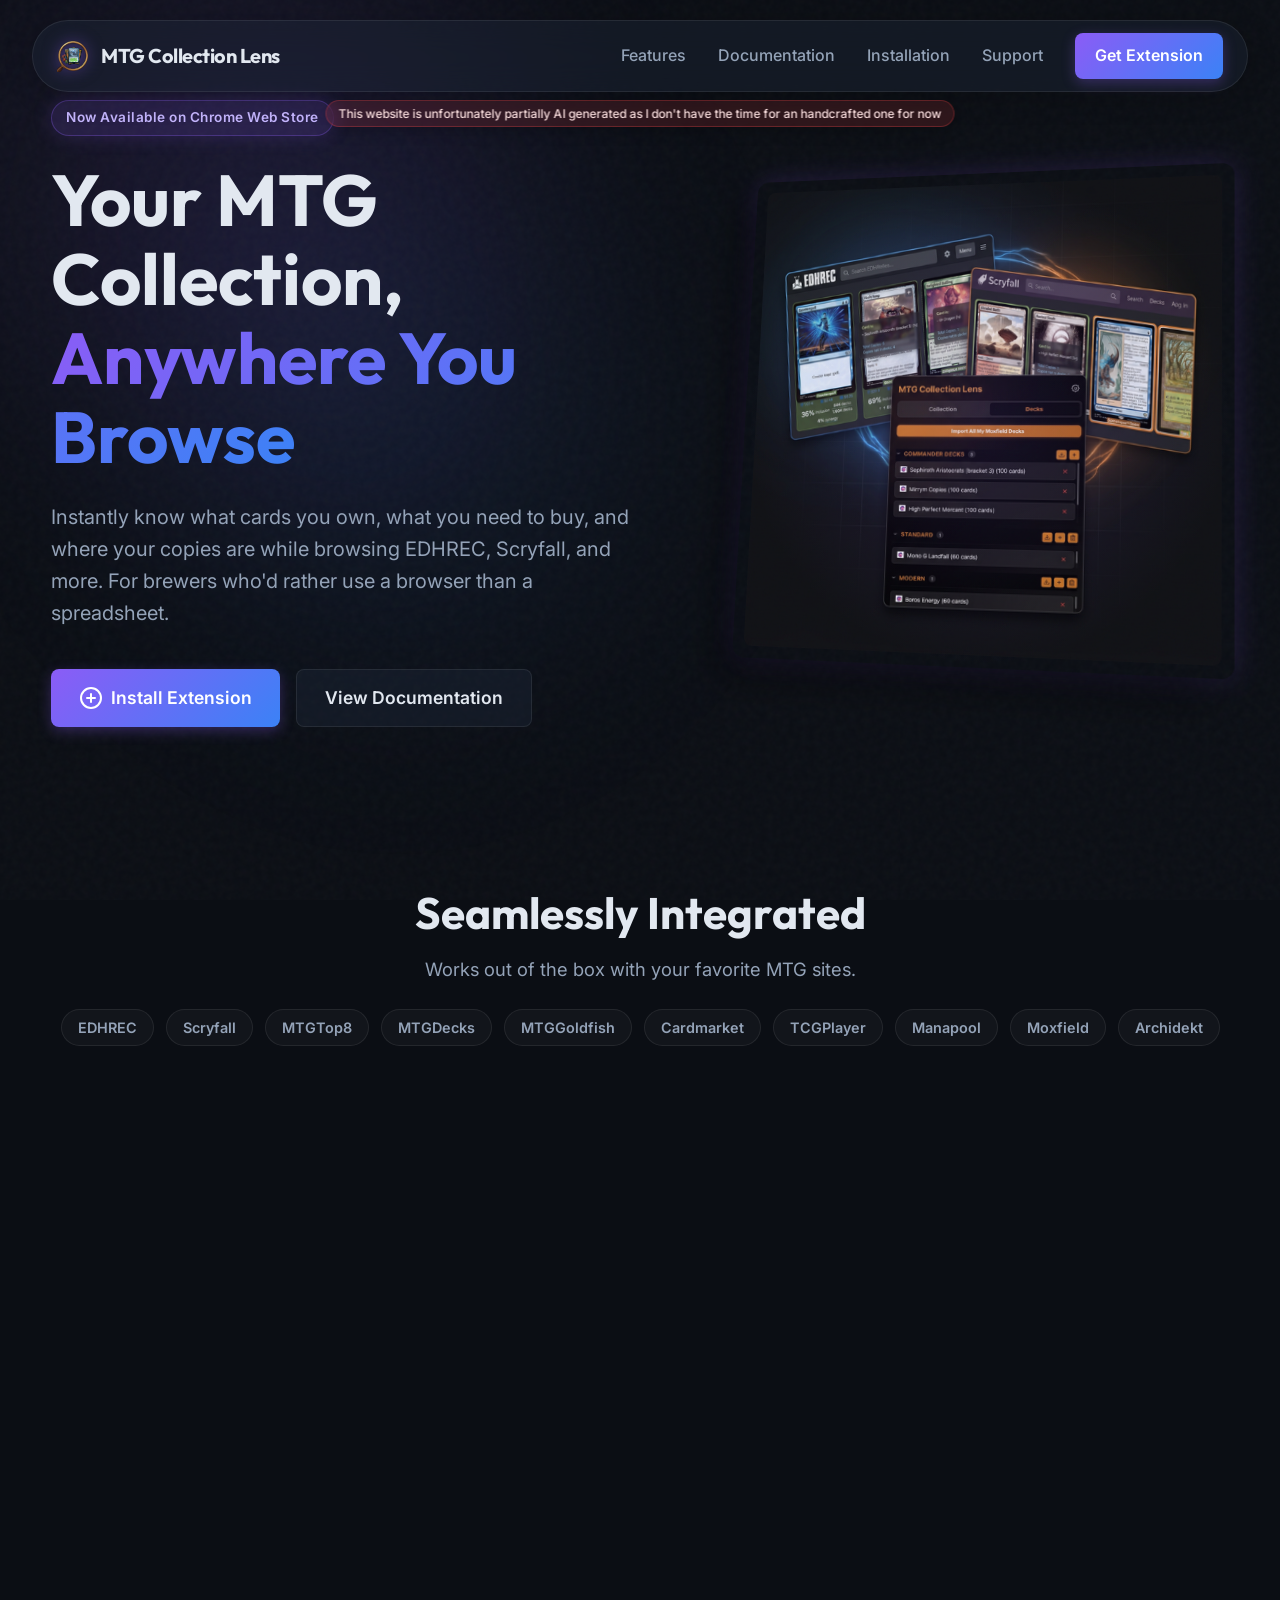
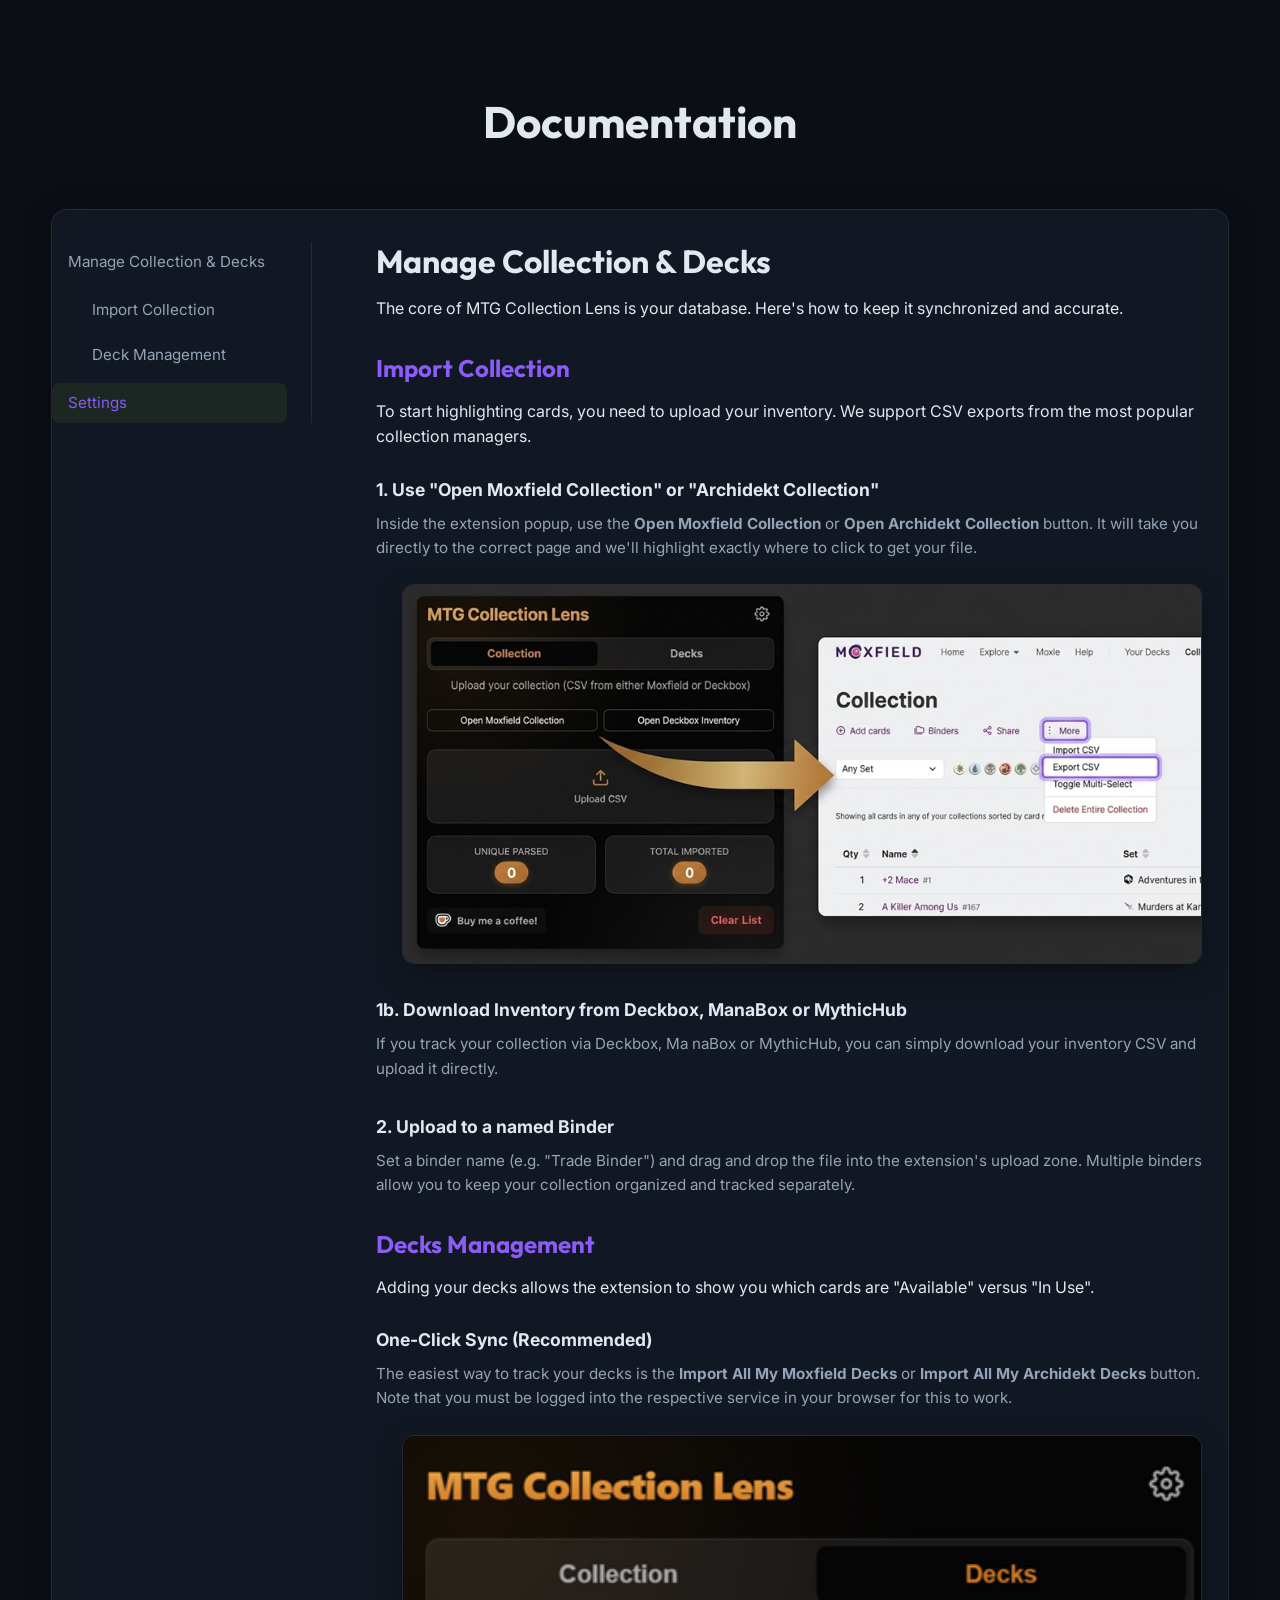
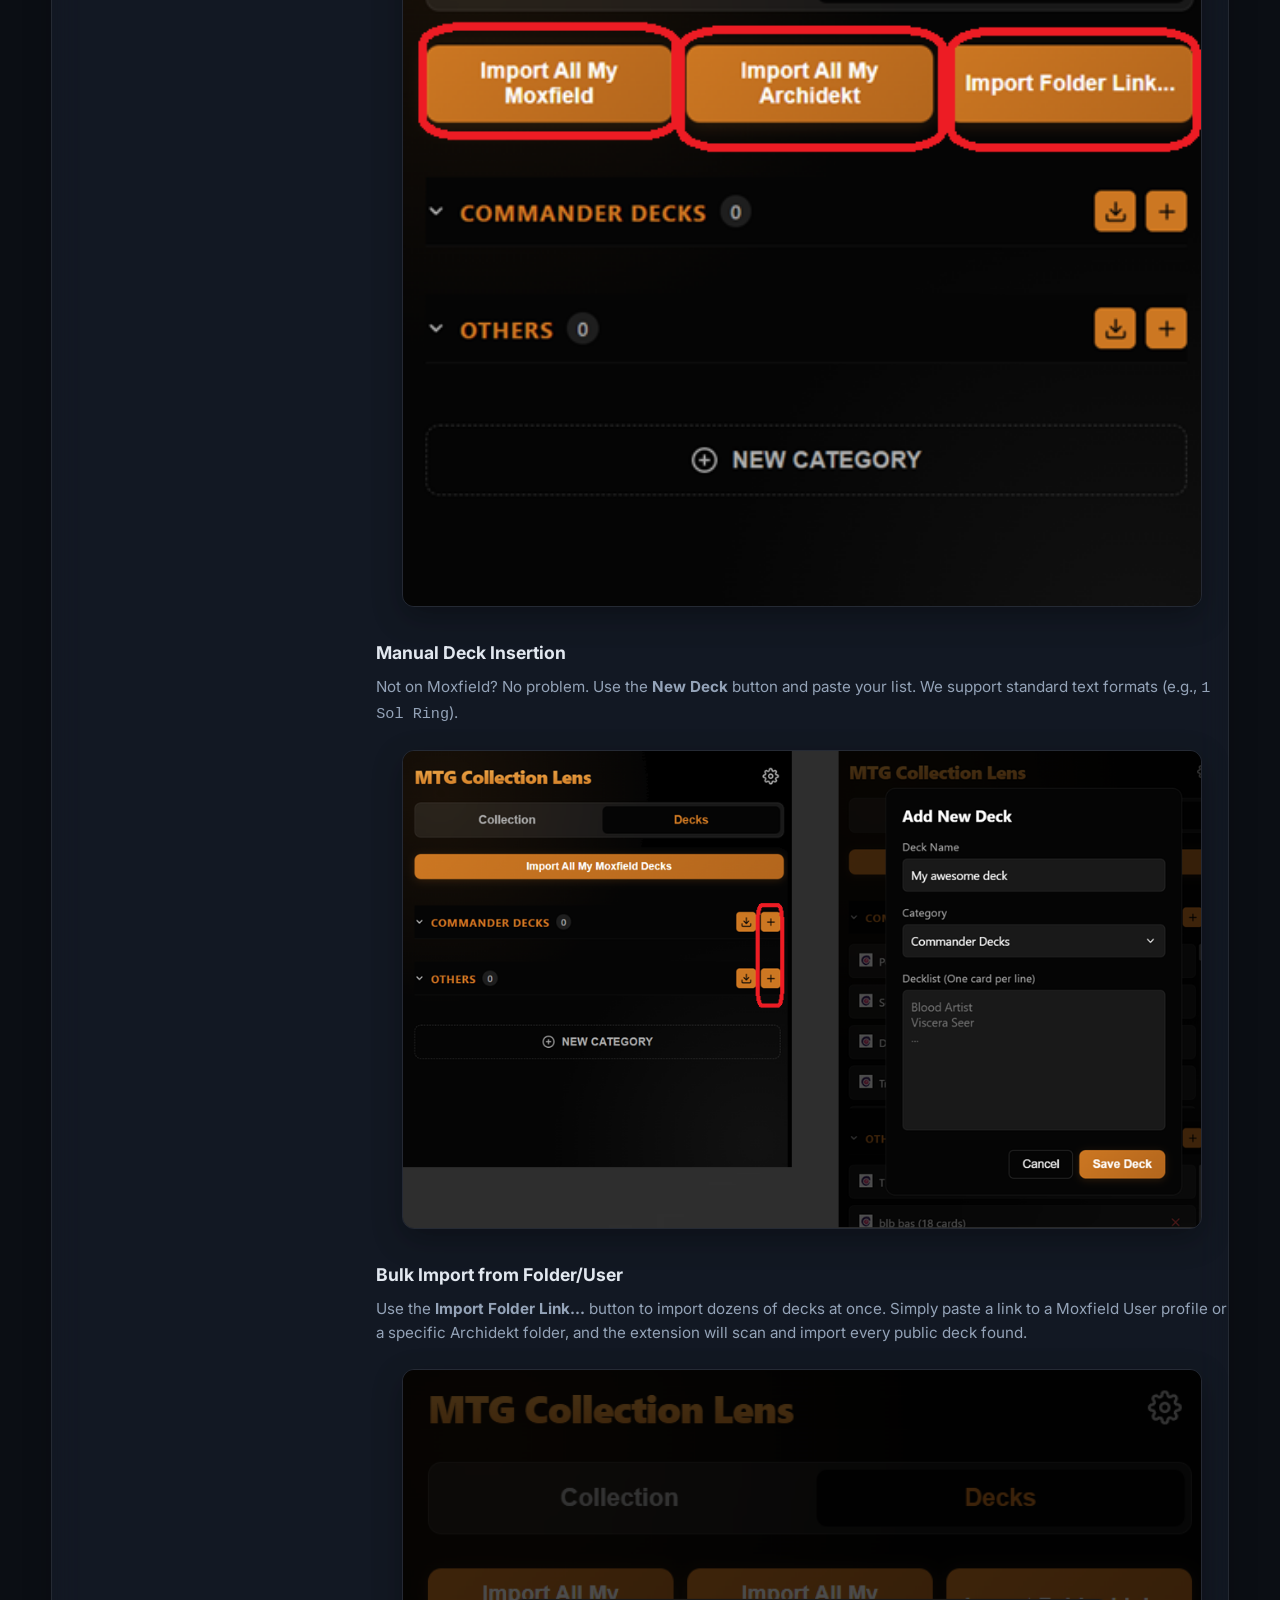
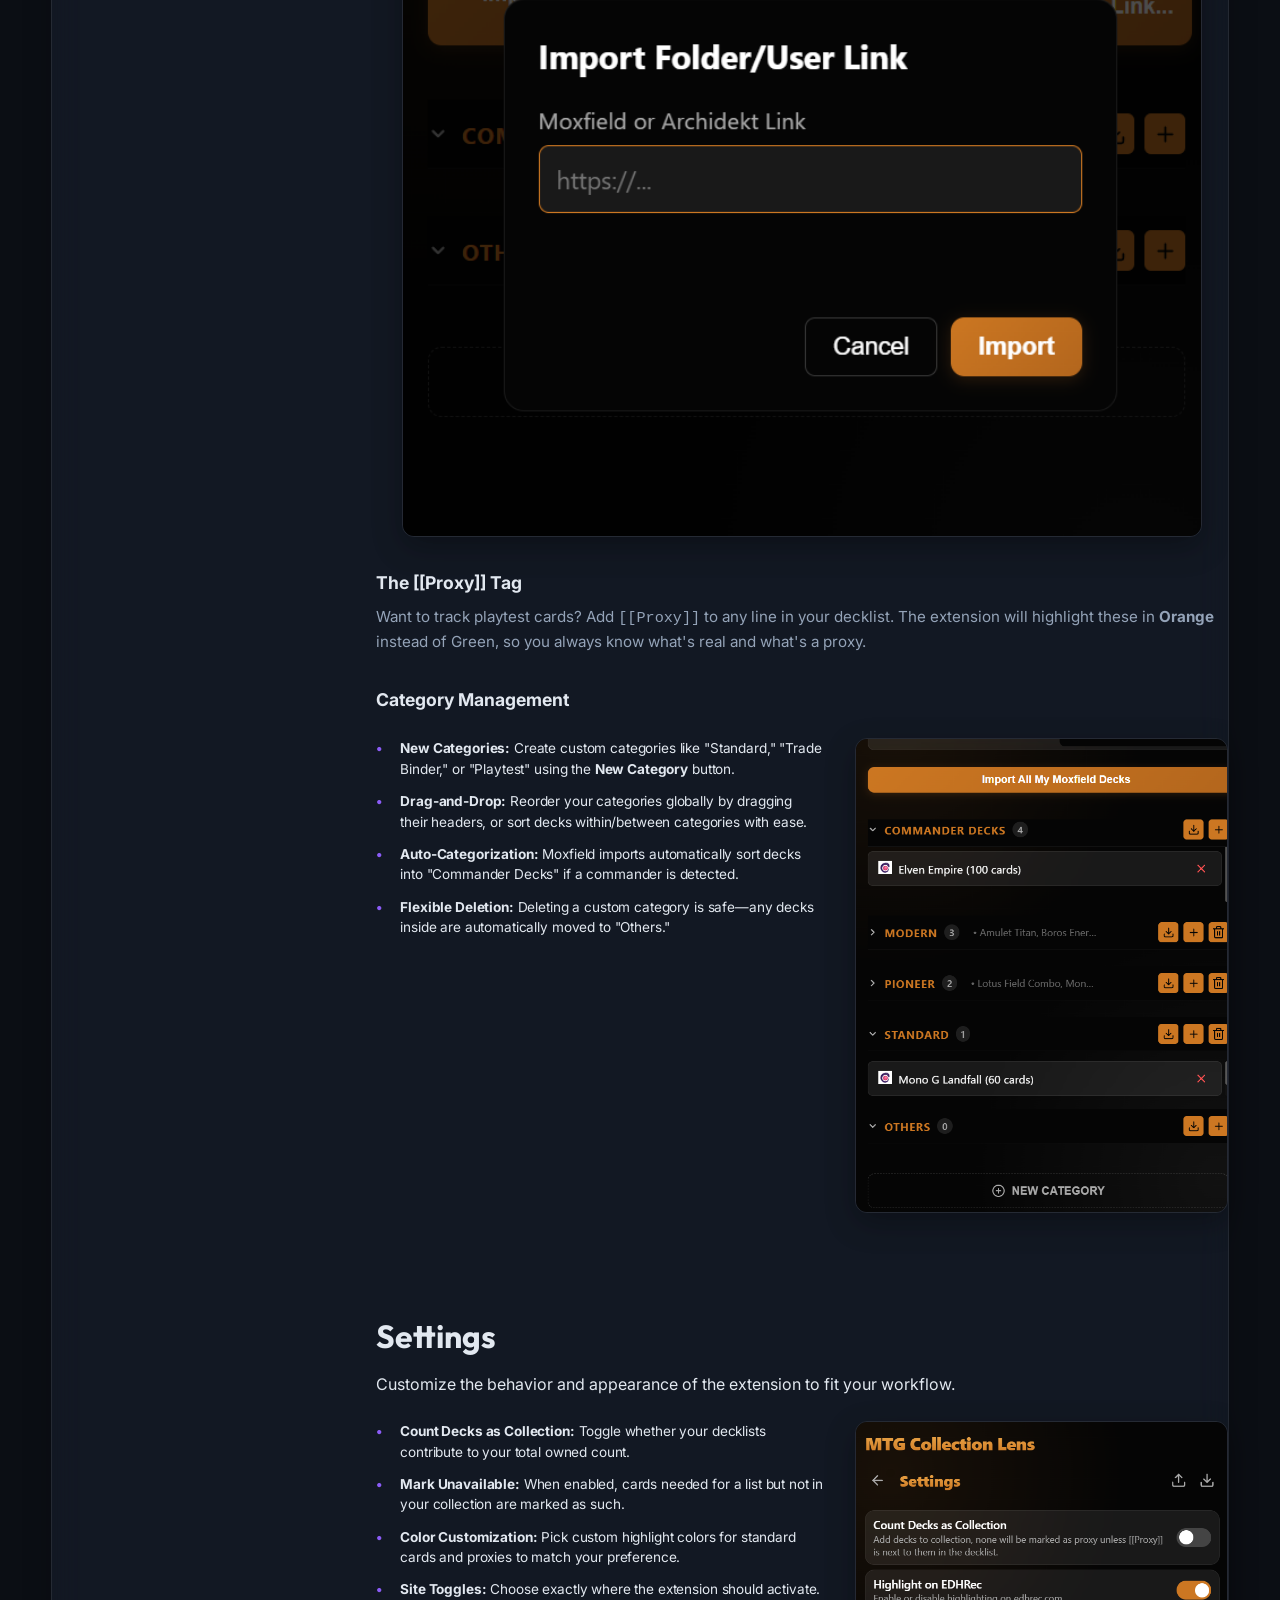
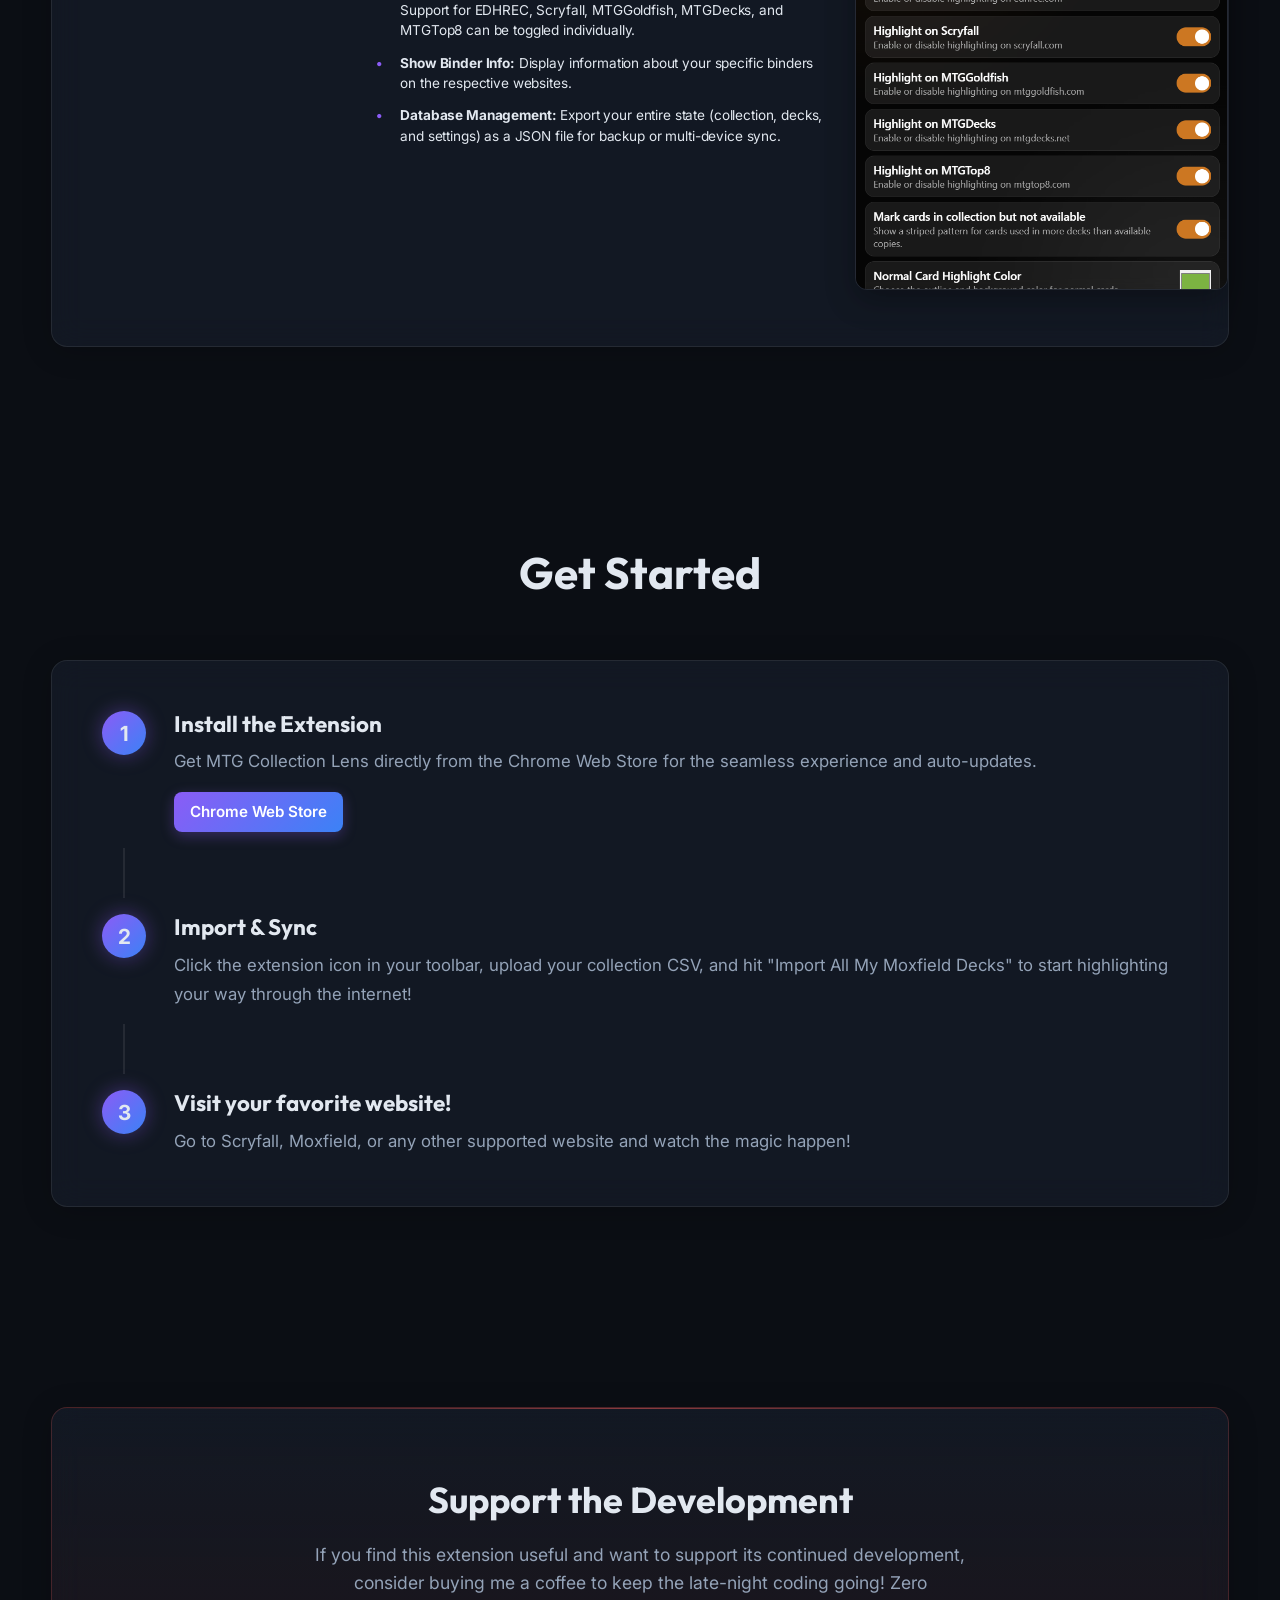
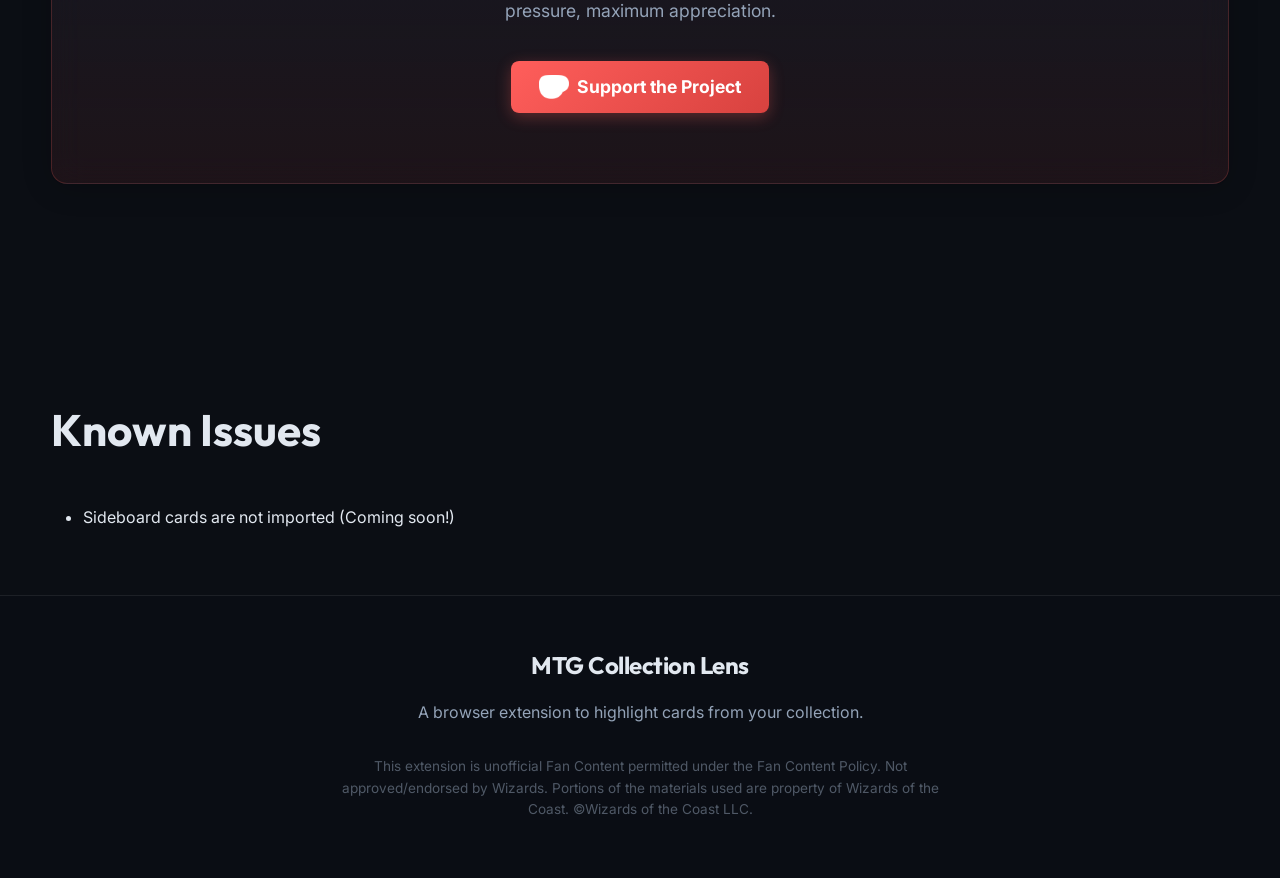
<file: index.html>
<!DOCTYPE html>
<html lang="en">

<head>
    <meta charset="UTF-8">
    <meta name="viewport" content="width=device-width, initial-scale=1.0">
    <title>MTG Collection Lens | Chrome Extension</title>
    <meta name="description"
        content="A browser extension to highlight Magic: The Gathering cards from your collection while browsing EDHREC, Scryfall, MTGTop8, Cardmarket, TCGPlayer, and more.">
    <link rel="preconnect" href="https://fonts.googleapis.com">
    <link rel="preconnect" href="https://fonts.gstatic.com" crossorigin>
    <link
        href="https://fonts.googleapis.com/css2?family=Inter:wght@300;400;500;600;800&family=Outfit:wght@400;700;900&display=swap"
        rel="stylesheet">
    <link rel="stylesheet" href="styles.css">
    <link rel="icon" href="logo_a.png">
</head>

<body>
    <div class="glow-bg"></div>
    <div class="grain-overlay"></div>

    <nav class="navbar glass-panel">
        <div class="nav-content">
            <div class="logo">
                <img src="logo_a.png" alt="Logo" class="logo-img">
                <span class="logo-text">MTG Collection Lens</span>
            </div>
            <div class="nav-links">
                <a href="#features" class="nav-link">Features</a>
                <a href="#documentation" class="nav-link">Documentation</a>
                <a href="#installation" class="nav-link">Installation</a>
                <a href="#support" class="nav-link">Support</a>
                <a href="https://chromewebstore.google.com/detail/mtg-collection-lens/nkgmdnkmdkafgjmckimpjafpmlcgfnpl"
                    target="_blank" class="btn btn-primary install-link">Get Extension</a>
            </div>
        </div>
    </nav>
    <div class="ai-disclaimer-banner">
        <span>This website is unfortunately partially AI generated as I don't have the time for an handcrafted one for
            now</span>
    </div>

    <main>
        <header class="hero">
            <div class="hero-content">
                <div class="hero-badge">Now Available on Chrome Web Store</div>
                <h1 class="hero-title">Your MTG Collection,<br><span class="gradient-text">Anywhere You Browse</span>
                </h1>
                <p class="hero-subtitle">Instantly know what cards you own, what you need to buy, and where your copies
                    are while browsing EDHREC, Scryfall, and more. For brewers who'd rather use a browser than a
                    spreadsheet.</p>
                <div class="hero-actions">
                    <a href="https://chromewebstore.google.com/detail/mtg-collection-lens/nkgmdnkmdkafgjmckimpjafpmlcgfnpl"
                        target="_blank" class="btn btn-primary btn-large install-link">
                        <svg viewBox="0 0 24 24" width="24" height="24" stroke="currentColor" stroke-width="2"
                            fill="none" stroke-linecap="round" stroke-linejoin="round" class="icon"
                            style="margin-right: 8px;">
                            <circle cx="12" cy="12" r="10"></circle>
                            <line x1="12" y1="8" x2="12" y2="16"></line>
                            <line x1="8" y1="12" x2="16" y2="12"></line>
                        </svg>
                        Install Extension
                    </a>
                    <a href="#installation" class="btn btn-secondary btn-large">View Documentation</a>
                </div>
            </div>
            <div class="hero-visual">
                <div class="mockup-container">
                    <img src="Docs/hero_v2.png" alt="MTG Collection Lens Interface" class="mockup-img">
                    <div class="glow-effect"></div>
                </div>
            </div>
        </header>

        <section id="features" class="section">
            <div class="section-header">
                <h2 class="section-title">Seamlessly Integrated</h2>
                <p class="section-subtitle">Works out of the box with your favorite MTG sites.</p>
                <div class="site-badges">
                    <a href="https://edhrec.com" target="_blank" class="site-badge">EDHREC</a>
                    <a href="https://scryfall.com" target="_blank" class="site-badge">Scryfall</a>
                    <a href="https://mtgtop8.com" target="_blank" class="site-badge">MTGTop8</a>
                    <a href="https://mtgdecks.net" target="_blank" class="site-badge">MTGDecks</a>
                    <a href="https://www.mtggoldfish.com" target="_blank" class="site-badge">MTGGoldfish</a>
                    <a href="https://www.cardmarket.com" target="_blank" class="site-badge">Cardmarket</a>
                    <a href="https://www.tcgplayer.com" target="_blank" class="site-badge">TCGPlayer</a>
                    <a href="https://manapool.com" target="_blank" class="site-badge">Manapool</a>
                    <a href="https://www.moxfield.com" target="_blank" class="site-badge">Moxfield</a>
                    <a href="https://www.archidekt.com" target="_blank" class="site-badge">Archidekt</a>
                </div>
            </div>

            <div class="features-grid">
                <!-- Smart Highlighting -->
                <div class="feature-card glass-panel feature-card-full">
                    <div class="feature-card-content">
                        <div class="feature-icon">✨</div>
                        <h3 class="feature-title">Smart Highlighting</h3>
                        <p class="feature-text">Automatically identify cards you own, need, or proxy while browsing
                            your favorite Magic sites. Supports <strong>EDHREC, Scryfall, MTGGoldfish, MTGDecks,
                                MTGTop8, Cardmarket, TCGPlayer, and Manapool</strong>.</p>
                    </div>
                    <div class="carousel-container" style="flex: 1.5; margin-top: 0;">
                        <div class="carousel-track">
                            <div class="carousel-slide active">
                                <img src="Docs/HaveCards_EDHREC.png" loading="lazy" alt="EDHREC Highlighting">
                                <div class="carousel-caption">EDHREC Highlighting with Deck Breakdown</div>
                            </div>
                            <div class="carousel-slide">
                                <img src="Docs/ProxyEDHRec.png" loading="lazy" alt="EDHREC Proxy Highlighting">
                                <div class="carousel-caption">Proxy and Mixed Ownership Indicators</div>
                            </div>
                            <div class="carousel-slide">
                                <img src="Docs/Scryfall.png" loading="lazy" alt="Scryfall Highlighting">
                                <div class="carousel-caption">Scryfall Integration with Visual Outlines</div>
                            </div>
                        </div>
                        <button class="carousel-btn prev" aria-label="Previous Slide">
                            <svg viewBox="0 0 24 24" width="18" height="18" stroke="currentColor" stroke-width="2"
                                fill="none" stroke-linecap="round" stroke-linejoin="round">
                                <polyline points="15 18 9 12 15 6"></polyline>
                            </svg>
                        </button>
                        <button class="carousel-btn next" aria-label="Next Slide">
                            <svg viewBox="0 0 24 24" width="18" height="18" stroke="currentColor" stroke-width="2"
                                fill="none" stroke-linecap="round" stroke-linejoin="round">
                                <polyline points="9 18 15 12 9 6"></polyline>
                            </svg>
                        </button>
                    </div>
                </div>



                <!-- Collection & Decks -->
                <div class="feature-card glass-panel feature-card-full">
                    <div class="feature-card-content">
                        <div class="feature-icon">📦</div>
                        <h3 class="feature-title">Collection & Decks</h3>
                        <p class="feature-text">Import your collection via CSV from Moxfield or Deckbox. Sync all your
                            Moxfield or Archidekt
                            decks automatically with one click, or import a specific folder.</p>
                    </div>
                    <div class="feature-images-prominent" style="flex: 1.5; margin-top: 0;">
                        <div class="feature-img-wrapper">
                            <span class="img-label">Collection Import</span>
                            <img src="Docs/coll_c.png" loading="lazy" alt="Collection Import">
                        </div>
                        <div class="feature-img-wrapper">
                            <span class="img-label">Deck Management</span>
                            <img src="Docs/deck_b.png" loading="lazy" alt="Deck View">
                        </div>
                    </div>
                </div>

                <!-- Detailed Tooltips -->
                <div class="feature-card glass-panel feature-card-full">
                    <div class="feature-card-content">
                        <div class="feature-icon">📊</div>
                        <h3 class="feature-title">Inventory Badges</h3>
                        <p class="feature-text">Hover over any card to see its
                            real-time status across your entire collection: Total Owned, Available, and Needed for
                            the
                            list. Support for MTGTop8, MTGDecks, MTGGoldfish, and Marketplaces like
                            Cardmarket/TCGPlayer.</p>
                    </div>
                    <div style="flex: 2;">
                        <img src="Docs/FastPath.png" loading="lazy" alt="Compact Highlighting" class="feature-img-full"
                            style="max-width: 1000px; margin: 0; display: block;">
                    </div>
                </div>

                <!-- Shopping Sites -->
                <div class="feature-card glass-panel feature-card-full">
                    <div class="feature-card-content">
                        <div class="feature-icon">🛒</div>
                        <h3 class="feature-title">Check your collection while browsing shopping sites!</h3>
                        <p class="feature-text">Seamlessly integrated with your favorite marketplaces. Know exactly what you need while shopping on <strong>Cardmarket, TCGPlayer, and Mana Pool</strong>, preventing accidental duplicate purchases and ensuring you get exactly what your decks require.</p>
                    </div>
                    <div style="flex: 2;">
                        <img src="Docs/stores.png" loading="lazy" alt="Shopping Site Support" class="feature-img-full"
                            style="max-width: 1000px; margin: 0; display: block;">
                    </div>
                </div>
        </section>

        <section id="documentation" class="section">
            <div class="section-header">
                <h2 class="section-title">Documentation</h2>
            </div>

            <div class="doc-container glass-panel">
                <div class="doc-sidebar">
                    <a href="#doc-manage" class="doc-side-link active">Manage Collection & Decks</a>
                    <div class="doc-side-sub">
                        <a href="#doc-import" class="doc-side-link">Import Collection</a>
                        <a href="#doc-add-decks" class="doc-side-link">Deck Management</a>
                    </div>
                    <a href="#doc-settings" class="doc-side-link">Settings</a>
                </div>

                <div class="doc-content">
                    <!-- Manage Collection & Decks -->
                    <div id="doc-manage" class="doc-section">
                        <h3 class="doc-title">Manage Collection & Decks</h3>
                        <p>The core of MTG Collection Lens is your database. Here's how to keep it synchronized and
                            accurate.</p>

                        <!-- Import Collection -->
                        <div id="doc-import" class="doc-subsection">
                            <h4 class="doc-subtitle">Import Collection</h4>
                            <p>To start highlighting cards, you need to upload your inventory. We support CSV exports
                                from the most popular collection managers.</p>
                            <br>

                            <div class="doc-step">
                                <h5>1. Use "Open Moxfield Collection" or "Archidekt Collection"</h5>
                                <p>Inside the extension popup, use the <strong>Open Moxfield Collection</strong> or
                                    <strong>Open Archidekt Collection</strong> button.
                                    It will take you directly to the correct page and we'll highlight exactly where to
                                    click to get your file.
                                </p>
                                <img src="Docs/coll_to_mox.png" alt="Collection Links" class="doc-screenshot">
                            </div>

                            <div class="doc-step">
                                <h5>1b. Download Inventory from Deckbox, ManaBox or MythicHub</h5>
                                <p>If you track your collection via Deckbox, Ma naBox or MythicHub, you can simply
                                    download your
                                    inventory
                                    CSV and upload it directly.</p>
                            </div>

                            <div class="doc-step">
                                <h5>2. Upload to a named Binder</h5>
                                <p>Set a binder name (e.g. "Trade Binder") and drag and drop the file into the
                                    extension's upload zone.
                                    Multiple binders allow you to keep your collection organized and tracked separately.
                                </p>
                            </div>
                        </div>

                        <!-- Add Decks -->
                        <div id="doc-add-decks" class="doc-subsection">
                            <h4 class="doc-subtitle">Decks Management</h4>
                            <p>Adding your decks allows the extension to show you which cards are "Available" versus "In
                                Use".</p>
                            <br>
                            <div class="doc-step">
                                <h5>One-Click Sync (Recommended)</h5>
                                <p>The easiest way to track your decks is the <strong>Import All My Moxfield
                                        Decks</strong> or <strong>Import All My Archidekt Decks</strong> button. Note
                                    that you must be logged into the respective service in your
                                    browser for this to work.</p>
                                <img src="Docs/deck_c.png" alt="Import Settings"
                                    class="doc-screenshot doc-screenshot-small">
                            </div>

                            <div class="doc-step">
                                <h5>Manual Deck Insertion</h5>
                                <p>Not on Moxfield? No problem. Use the <strong>New Deck</strong> button and paste your
                                    list. We support standard text formats (e.g., <code>1 Sol Ring</code>).</p>
                                <img src="Docs/add_new_deck.png" alt="Add New Deck" class="doc-screenshot">
                            </div>

                            <div class="doc-step">
                                <h5>Bulk Import from Folder/User</h5>
                                <p>Use the <strong>Import Folder Link...</strong> button to import dozens of decks at
                                    once. Simply paste a link to a Moxfield User profile or a specific Archidekt folder,
                                    and the extension will scan and import every public deck found.</p>
                                <img src="Docs/folder_import.png" alt="Folder Import" class="doc-screenshot">
                            </div>

                            <div class="doc-step">
                                <h5>The [[Proxy]] Tag</h5>
                                <p>Want to track playtest cards? Add <code>[[Proxy]]</code> to any line in your
                                    decklist. The extension will highlight these in <strong>Orange</strong> instead of
                                    Green, so you always know what's real and what's a proxy.</p>
                            </div>


                            <div class="doc-step">
                                <h5>Category Management</h5>
                                <div class="doc-side-by-side">
                                    <div class="doc-side-text">
                                        <ul class="settings-list compact-font">
                                            <li><strong>New Categories:</strong> Create custom categories like
                                                "Standard," "Trade Binder," or "Playtest" using the <strong>New
                                                    Category</strong> button.</li>
                                            <li><strong>Drag-and-Drop:</strong> Reorder your categories globally by
                                                dragging their headers, or sort decks within/between categories with
                                                ease.</li>
                                            <li><strong>Auto-Categorization:</strong> Moxfield imports automatically
                                                sort decks into "Commander Decks" if a commander is detected.</li>
                                            <li><strong>Flexible Deletion:</strong> Deleting a custom category is
                                                safe—any decks inside are automatically moved to "Others."</li>
                                        </ul>
                                    </div>
                                    <div class="doc-side-image">
                                        <img src="Docs/categories_wb.png" alt="Category Management"
                                            class="doc-screenshot">
                                    </div>
                                </div>
                            </div>
                        </div>
                    </div>

                    <!-- Settings -->
                    <div id="doc-settings" class="doc-subsection">
                        <h3 class="doc-title">Settings</h3>
                        <p>Customize the behavior and appearance of the extension to fit your workflow.</p>

                        <div class="doc-side-by-side">
                            <div class="doc-side-text">
                                <ul class="settings-list compact-font">
                                    <li><strong>Count Decks as Collection:</strong> Toggle whether your decklists
                                        contribute to your total owned count.</li>
                                    <li><strong>Mark Unavailable:</strong> When enabled, cards needed for a list but not
                                        in your collection are marked as such.</li>
                                    <li><strong>Color Customization:</strong> Pick custom highlight colors for standard
                                        cards and proxies to match your preference.</li>
                                    <li><strong>Site Toggles:</strong> Choose exactly where the extension should
                                        activate. Support for EDHREC, Scryfall, MTGGoldfish, MTGDecks, and MTGTop8 can
                                        be toggled individually.</li>
                                    <li><strong>Show Binder Info:</strong> Display information about your specific
                                        binders
                                        on the respective websites.</li>
                                    <li><strong>Database Management:</strong> Export your entire state (collection,
                                        decks, and settings) as a JSON file for backup or multi-device sync.</li>
                                </ul>
                            </div>
                            <div class="doc-side-image">
                                <img src="Docs/settings_tab.png" alt="Settings Tab" class="doc-screenshot">
                            </div>
                        </div>
                    </div>
                </div>
            </div>
        </section>

        <section id="installation" class="section alt-bg">
            <div class="section-header">
                <h2 class="section-title">Get Started</h2>
            </div>

            <div class="install-steps glass-panel">
                <div class="step">
                    <div class="step-num">1</div>
                    <div class="step-content">
                        <h3>Install the Extension</h3>
                        <p>Get MTG Collection Lens directly from the Chrome Web Store for the seamless experience and
                            auto-updates.</p>
                        <a href="https://chromewebstore.google.com/detail/mtg-collection-lens/nkgmdnkmdkafgjmckimpjafpmlcgfnpl"
                            target="_blank" class="btn btn-primary btn-small mt-3 install-link">Chrome Web Store</a>
                    </div>
                </div>

                <div class="step-divider"></div>

                <div class="step">
                    <div class="step-num">2</div>
                    <div class="step-content">
                        <h3>Import & Sync</h3>
                        <p>Click the extension icon in your toolbar, upload your collection CSV, and hit "Import All My
                            Moxfield Decks" to start highlighting your way through the internet!</p>
                    </div>
                </div>

                <div class="step-divider"></div>

                <div class="step">
                    <div class="step-num">3</div>
                    <div class="step-content">
                        <h3>Visit your favorite website!</h3>
                        <p>Go to Scryfall, Moxfield, or any other supported website and watch the magic happen!</p>
                    </div>
                </div>

            </div>
        </section>

        <section id="support" class="section ko-fi-section">
            <div class="glass-panel ko-fi-panel">
                <h2 class="ko-fi-title">Support the Development</h2>
                <p class="ko-fi-text">If you find this extension useful and want to support its continued development,
                    consider buying me a coffee to keep the late-night coding going! Zero pressure, maximum
                    appreciation.</p>
                <a href="https://ko-fi.com/" target="_blank" class="btn ko-fi-btn">
                    <img src="logomarkLogo.webp" alt="Support" class="ko-fi-icon"
                        style="height: 24px; margin-right: 8px; filter: brightness(0) invert(1);">
                    Support the Project
                </a>
            </div>
        </section>
    </main>

    <!-- Known Issues -->
    <section id="known-issues" class="section">
        <div class="container container-medium">
            <h2 class="section-title">Known Issues</h2>
            <div class="doc-card" style="padding: 2rem;">
                <ul class="doc-list">
                    <li>Sideboard cards are not imported (Coming soon!)</li>
                </ul>
            </div>
        </div>
    </section>

    <!-- Footer -->
    <footer class="footer">
        <div class="footer-content">
            <div class="logo-text">MTG Collection Lens</div>
            <p>A browser extension to highlight cards from your collection.</p>
            <p class="disclaimer">This extension is unofficial Fan Content permitted under the Fan Content Policy. Not
                approved/endorsed by Wizards. Portions of the materials used are property of Wizards of the Coast.
                ©Wizards of the Coast LLC.</p>
        </div>
    </footer>

    <script src="script.js"></script>
</body>

</html>
</file>
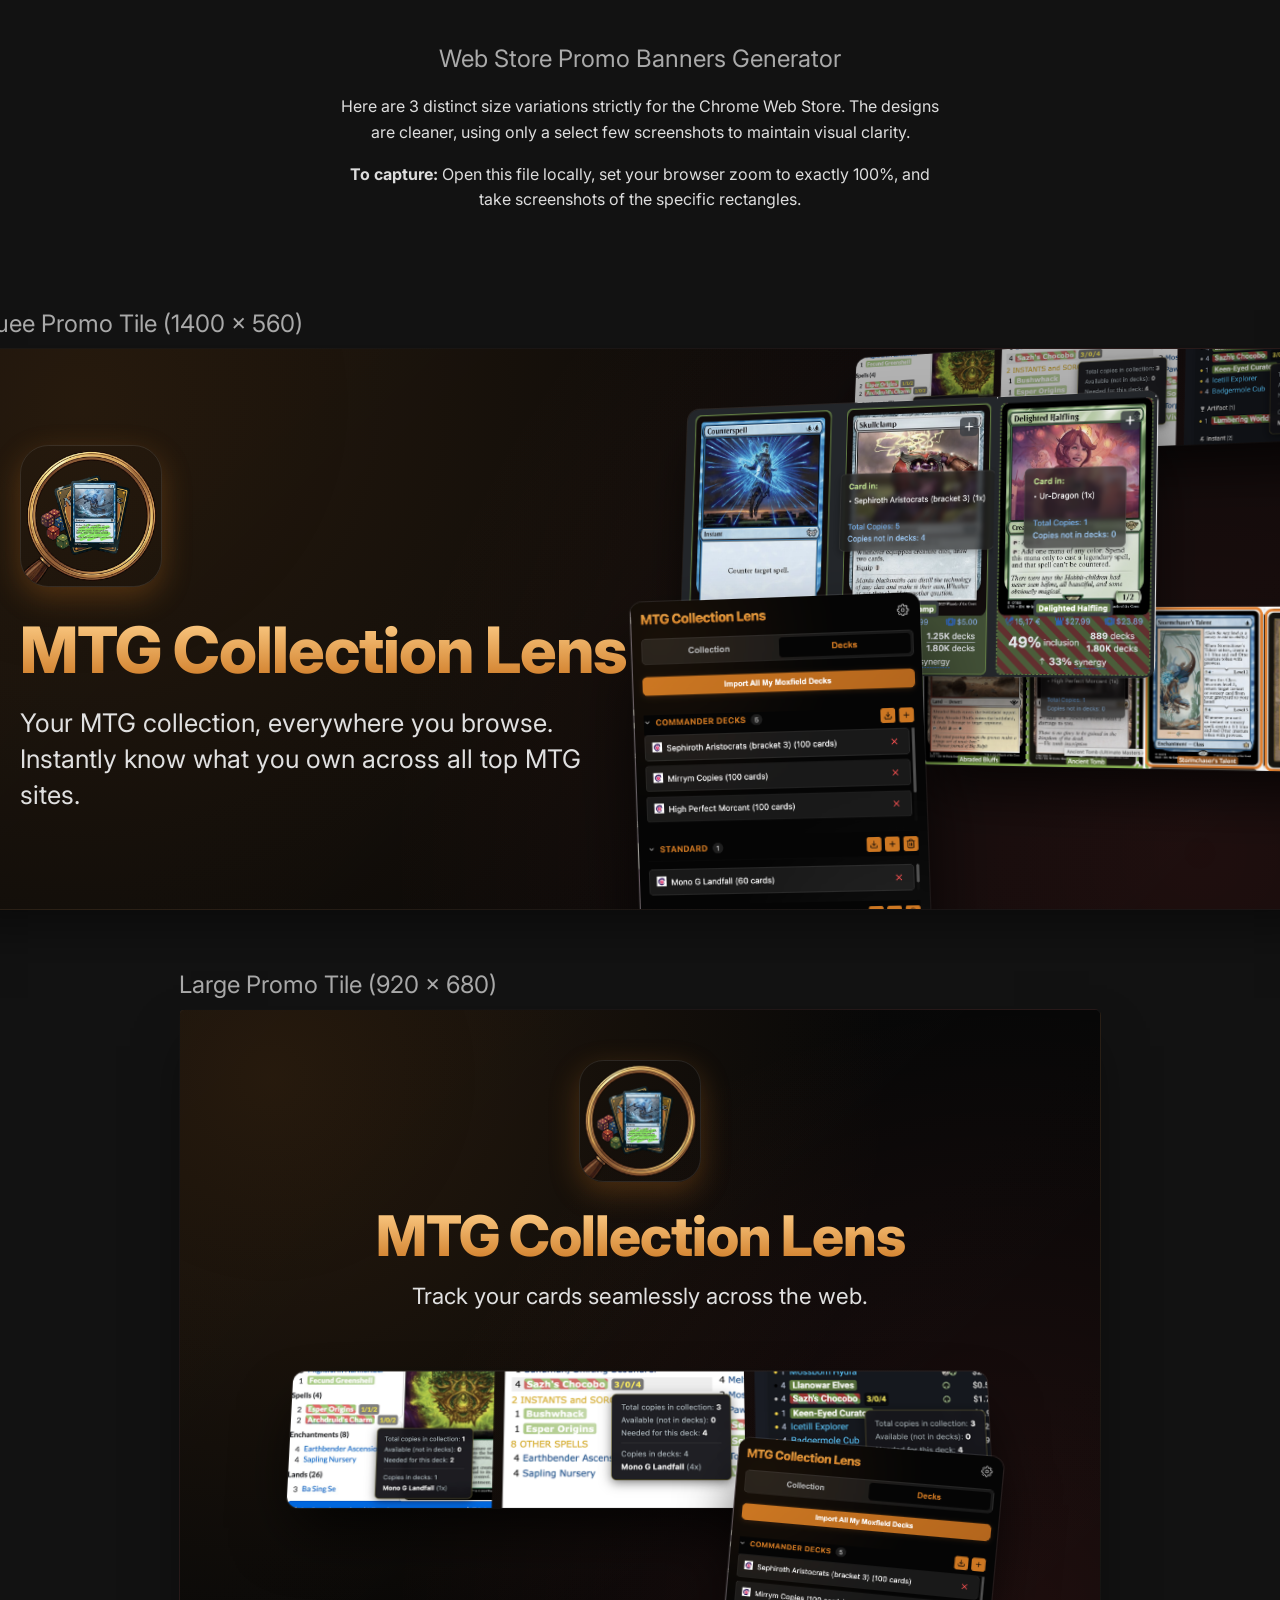
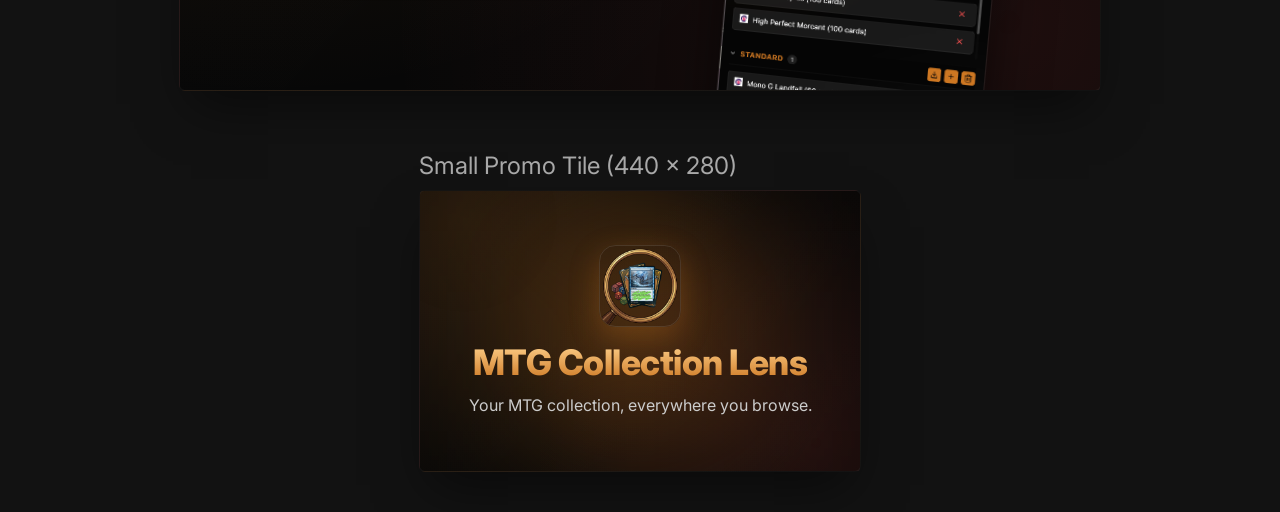
<file: Docs/promo_banners.html>
<!DOCTYPE html>
<html lang="en">

<head>
    <meta charset="UTF-8">
    <meta name="viewport" content="width=device-width, initial-scale=1.0">
    <title>MTG Collection Lens - Promo Banners</title>
    <style>
        @import url('https://fonts.googleapis.com/css2?family=Inter:wght@400;600;800&display=swap');

        body {
            background-color: #121212;
            color: #fff;
            font-family: 'Inter', sans-serif;
            margin: 0;
            padding: 40px;
            display: flex;
            flex-direction: column;
            align-items: center;
            gap: 60px;
        }

        h2 {
            margin: 0 0 10px 0;
            color: #aaa;
            font-weight: 400;
        }

        .instructions {
            text-align: center;
            max-width: 600px;
            color: #ddd;
            line-height: 1.6;
            margin-bottom: 20px;
        }

        /* Base Banner Styles */
        .banner {
            position: relative;
            background-color: #050505;
            background-image:
                radial-gradient(circle at 10% 10%, rgba(204, 119, 34, 0.15) 0%, transparent 60%),
                radial-gradient(circle at 90% 90%, rgba(255, 94, 91, 0.1) 0%, transparent 60%);
            border: 1px solid rgba(255, 255, 255, 0.05);
            overflow: hidden;
            display: flex;
            box-shadow: 0 25px 50px -12px rgba(0, 0, 0, 0.5);
            border-radius: 6px;
        }

        .banner::before {
            content: '';
            position: absolute;
            top: 0;
            left: 0;
            right: 0;
            bottom: 0;
            background: linear-gradient(135deg, rgba(255, 255, 255, 0.02) 0%, rgba(255, 255, 255, 0) 100%);
            pointer-events: none;
        }

        .extension-logo {
            border-radius: 20%;
            box-shadow: 0 10px 30px rgba(204, 119, 34, 0.3);
            border: 1px solid rgba(255, 255, 255, 0.1);
        }

        h1 {
            margin: 0;
            font-weight: 800;
            letter-spacing: -1px;
            background: linear-gradient(180deg, #ffd18c 0%, #CC7722 100%);
            -webkit-background-clip: text;
            background-clip: text;
            -webkit-text-fill-color: transparent;
            line-height: 1.1;
        }

        .tagline {
            color: #e0e0e0;
            font-weight: 400;
        }

        .screenshot {
            position: absolute;
            border-radius: 12px;
            box-shadow: 0 30px 60px -10px rgba(0, 0, 0, 0.8), 0 0 0 1px rgba(255, 255, 255, 0.1);
        }

        /* ------------------------------------------- */
        /* Chrome Web Store Marquee (1400x560)         */
        /* ------------------------------------------- */
        .marquee {
            width: 1400px;
            height: 560px;
        }

        .marquee .content-left {
            flex: 0 0 45%;
            padding: 80px;
            display: flex;
            flex-direction: column;
            justify-content: center;
            z-index: 10;
        }

        .marquee .logo-container {
            margin-bottom: 24px;
        }

        .marquee .extension-logo {
            width: 140px;
            height: 140px;
        }

        .marquee h1 {
            font-size: 4rem;
        }

        .marquee .tagline {
            font-size: 1.6rem;
            margin-top: 20px;
            max-width: 90%;
            line-height: 1.4;
        }

        .marquee .showcase-right {
            flex: 1;
            position: relative;
            transform-style: preserve-3d;
            perspective: 1500px;
        }

        /* 4 key shots for a dynamic look */
        .marquee .img-1 {
            /* FastPath */
            width: 550px;
            right: -20px;
            top: -20px;
            transform: rotateY(-18deg) rotateX(5deg) translateZ(-50px);
            z-index: 1;
            filter: brightness(0.7);
        }

        .marquee .img-2 {
            /* EDHREC */
            width: 500px;
            right: 180px;
            top: 50px;
            transform: rotateY(-15deg) rotateX(4deg);
            z-index: 2;
        }

        .marquee .img-3 {
            /* Scryfall */
            width: 450px;
            right: -30px;
            top: 260px;
            transform: rotateY(-12deg) rotateX(2deg) translateZ(40px);
            z-index: 3;
        }

        .marquee .img-4 {
            /* Deck Popup */
            width: 280px;
            right: 400px;
            top: 250px;
            transform: rotateY(-5deg) rotateZ(-2deg) translateZ(80px);
            z-index: 4;
            box-shadow: 0 40px 80px -10px rgba(0, 0, 0, 0.9), 0 0 0 1px rgba(255, 255, 255, 0.1);
        }

        /* ------------------------------------------- */
        /* Chrome Web Store Large Promo (920x680)      */
        /* ------------------------------------------- */
        .large-promo {
            width: 920px;
            height: 680px;
            flex-direction: column;
        }

        .large-promo .content-top {
            padding: 50px 50px 20px 50px;
            display: flex;
            flex-direction: column;
            align-items: center;
            text-align: center;
            z-index: 10;
        }

        .large-promo .logo-container {
            margin-bottom: 20px;
        }

        .large-promo .extension-logo {
            width: 120px;
            height: 120px;
        }

        .large-promo h1 {
            font-size: 3.5rem;
        }

        .large-promo .tagline {
            font-size: 1.4rem;
            margin-top: 15px;
            max-width: 80%;
        }

        .large-promo .showcase-bottom {
            flex: 1;
            position: relative;
            transform-style: preserve-3d;
            perspective: 1200px;
            overflow: hidden;
            border-bottom-left-radius: 6px;
            border-bottom-right-radius: 6px;
        }

        .large-promo .img-1 {
            /* Scryfall / background */
            width: 700px;
            left: 50%;
            top: 40px;
            transform: translateX(-50%) rotateX(10deg);
            z-index: 2;
        }

        .large-promo .img-2 {
            /* Popup / foreground */
            width: 250px;
            right: 120px;
            top: 120px;
            transform: rotateY(-10deg) rotateZ(5deg) translateZ(50px);
            z-index: 3;
        }

        /* ------------------------------------------- */
        /* Chrome Web Store Small Promo (440x280)      */
        /* ------------------------------------------- */
        .small-promo {
            width: 440px;
            height: 280px;
            flex-direction: column;
            justify-content: center;
            align-items: center;
            text-align: center;
        }

        .small-promo .extension-logo {
            width: 80px;
            height: 80px;
            margin-bottom: 16px;
        }

        .small-promo h1 {
            font-size: 2.2rem;
            letter-spacing: -0.5px;
        }

        .small-promo .tagline {
            font-size: 1rem;
            margin-top: 12px;
            max-width: 90%;
            line-height: 1.4;
            color: #ccc;
        }

        .small-promo .background-glow {
            position: absolute;
            width: 200px;
            height: 200px;
            background: rgba(204, 119, 34, 0.4);
            filter: blur(80px);
            z-index: 0;
            pointer-events: none;
        }

        .small-promo>* {
            z-index: 1;
        }
    </style>
</head>

<body>

    <div class="instructions">
        <h2>Web Store Promo Banners Generator</h2>
        <p>Here are 3 distinct size variations strictly for the Chrome Web Store. The designs are cleaner, using only a
            select few screenshots to maintain visual clarity.</p>
        <p><strong>To capture:</strong> Open this file locally, set your browser zoom to exactly 100%, and take
            screenshots of the specific rectangles.</p>
    </div>

    <div>
        <h2>Marquee Promo Tile (1400 x 560)</h2>
        <div class="banner marquee">
            <div class="content-left">
                <div class="logo-container">
                    <img src="../logo_a.png" alt="Logo" class="extension-logo">
                </div>
                <h1>MTG Collection Lens</h1>
                <div class="tagline">Your MTG collection, everywhere you browse. Instantly know what you own across all
                    top MTG sites.</div>
            </div>
            <div class="showcase-right">
                <img src="FastPath.png" alt="FastPath" class="screenshot img-1">
                <img src="HaveCards_EDHREC.png" alt="EDHREC" class="screenshot img-2">
                <img src="Scryfall.png" alt="Scryfall" class="screenshot img-3">
                <img src="deck_a.png" alt="Deck" class="screenshot img-4">
            </div>
        </div>
    </div>

    <div>
        <h2>Large Promo Tile (920 x 680)</h2>
        <div class="banner large-promo">
            <div class="content-top">
                <div class="logo-container">
                    <img src="../logo_a.png" alt="Logo" class="extension-logo">
                </div>
                <h1>MTG Collection Lens</h1>
                <div class="tagline">Track your cards seamlessly across the web.</div>
            </div>
            <div class="showcase-bottom">
                <img src="FastPath.png" alt="FastPath" class="screenshot img-1">
                <img src="deck_a.png" alt="Deck" class="screenshot img-2">
            </div>
        </div>
    </div>

    <div>
        <h2>Small Promo Tile (440 x 280)</h2>
        <div class="banner small-promo">
            <div class="background-glow"></div>
            <img src="../logo_a.png" alt="Logo" class="extension-logo">
            <h1>MTG Collection Lens</h1>
            <div class="tagline">Your MTG collection, everywhere you browse.</div>
        </div>
    </div>

</body>

</html>
</file>
<file: styles.css>
:root {
    --bg-color: #0B0E14;
    --text-main: #E2E8F0;
    --text-muted: #94A3B8;
    --primary: #8B5CF6;
    --primary-hover: #7C3AED;
    --secondary: #1E293B;
    --glass-bg: rgba(30, 41, 59, 0.4);
    --glass-border: rgba(255, 255, 255, 0.08);
    --glass-highlight: rgba(255, 255, 255, 0.12);
    --accent-gradient: linear-gradient(135deg, #8B5CF6 0%, #3B82F6 100%);
}

* {
    margin: 0;
    padding: 0;
    box-sizing: border-box;
}

body {
    font-family: 'Inter', sans-serif;
    background-color: var(--bg-color);
    color: var(--text-main);
    line-height: 1.6;
    overflow-x: hidden;
    position: relative;
    scroll-behavior: smooth;
}

/* Background Effects */
.glow-bg {
    position: fixed;
    top: -20%;
    left: -10%;
    width: 60vw;
    height: 60vw;
    border-radius: 50%;
    background: radial-gradient(circle, rgba(139, 92, 246, 0.15) 0%, transparent 70%);
    z-index: -2;
    filter: blur(80px);
}

.glow-bg::after {
    content: '';
    position: fixed;
    bottom: -20%;
    right: -10%;
    width: 50vw;
    height: 50vw;
    border-radius: 50%;
    background: radial-gradient(circle, rgba(59, 130, 246, 0.12) 0%, transparent 70%);
    filter: blur(80px);
}

.grain-overlay {
    position: fixed;
    top: 0;
    left: 0;
    width: 100%;
    height: 100%;
    background-image: url("data:image/svg+xml,%3Csvg viewBox='0 0 200 200' xmlns='http://www.w3.org/2000/svg'%3E%3Cfilter id='noiseFilter'%3E%3CfeTurbulence type='fractalNoise' baseFrequency='0.65' numOctaves='3' stitchTiles='stitch'/%3E%3C/filter%3E%3Crect width='100%25' height='100%25' filter='url(%23noiseFilter)' opacity='0.03'/%3E%3C/svg%3E");
    pointer-events: none;
    z-index: -1;
}

/* Typography */
h1,
h2,
h3,
h4 {
    font-family: 'Outfit', sans-serif;
    font-weight: 700;
    line-height: 1.2;
}

.gradient-text {
    background: var(--accent-gradient);
    -webkit-background-clip: text;
    -webkit-text-fill-color: transparent;
    background-clip: text;
}

/* Utilities */
.glass-panel {
    background: var(--glass-bg);
    backdrop-filter: blur(16px);
    -webkit-backdrop-filter: blur(16px);
    border: 1px solid var(--glass-border);
    border-radius: 16px;
    box-shadow: 0 4px 30px rgba(0, 0, 0, 0.2);
}

/* Buttons */
.btn {
    display: inline-flex;
    align-items: center;
    justify-content: center;
    padding: 10px 20px;
    border-radius: 8px;
    font-weight: 600;
    text-decoration: none;
    transition: all 0.3s cubic-bezier(0.4, 0, 0.2, 1);
    cursor: pointer;
    border: none;
    outline: none;
}

.btn-primary {
    background: var(--accent-gradient);
    color: white;
    box-shadow: 0 4px 14px rgba(139, 92, 246, 0.3);
}

.btn-primary:hover {
    transform: translateY(-2px);
    box-shadow: 0 6px 20px rgba(139, 92, 246, 0.5);
}

.btn-secondary {
    background: var(--glass-bg);
    color: var(--text-main);
    border: 1px solid var(--glass-border);
}

.btn-secondary:hover {
    background: var(--glass-highlight);
    border-color: rgba(255, 255, 255, 0.2);
}

.btn-large {
    padding: 14px 28px;
    font-size: 1.1rem;
}

.btn-small {
    padding: 8px 16px;
    font-size: 0.95rem;
}

/* Navbar */
.navbar {
    position: fixed;
    top: 20px;
    left: 50%;
    transform: translateX(-50%);
    width: 95%;
    max-width: 1600px;
    z-index: 100;
    padding: 12px 24px;
    border-radius: 100px;
    transition: all 0.4s ease;
}

.navbar.scrolled {
    background: rgba(15, 23, 42, 0.85);
    backdrop-filter: blur(20px);
    border: 1px solid rgba(255, 255, 255, 0.1);
    top: 15px;
    box-shadow: 0 10px 30px rgba(0, 0, 0, 0.3);
}

.nav-content {
    display: flex;
    justify-content: space-between;
    align-items: center;
}

.logo {
    display: flex;
    align-items: center;
    gap: 12px;
}

.logo-img {
    height: 32px;
    filter: drop-shadow(0 0 8px rgba(139, 92, 246, 0.5));
}

.logo-text {
    font-family: 'Outfit', sans-serif;
    font-weight: 700;
    font-size: 1.25rem;
    letter-spacing: -0.5px;
}

.nav-links {
    display: flex;
    align-items: center;
    gap: 32px;
}

.nav-link {
    color: var(--text-muted);
    text-decoration: none;
    font-weight: 500;
    transition: color 0.3s ease;
}

.nav-link:hover {
    color: var(--text-main);
}

/* AI Disclaimer Banner */
.ai-disclaimer-banner {
    position: absolute;
    top: 100px;
    /* Moved lower, scrolls with page */
    left: 50%;
    transform: translateX(-50%);
    background: rgba(239, 68, 68, 0.15);
    /* Soft red background */
    backdrop-filter: blur(8px);
    border: 1px solid rgba(239, 68, 68, 0.3);
    color: #FEE2E2;
    padding: 3px 12px;
    border-radius: 100px;
    font-size: 0.75rem;
    font-weight: 500;
    z-index: 99;
    text-align: center;
    box-shadow: 0 4px 15px rgba(0, 0, 0, 0.2);
    pointer-events: none;
    /* Don't interfere with clicks */
}

@media (max-width: 900px) {
    .ai-disclaimer-banner {
        top: 15px;
        /* Above or below mobile nav depending on placement */
        position: relative;
        left: 0;
        transform: none;
        margin: 100px 5% 20px;
        width: 90%;
        border-radius: 8px;
    }
}

/* Header / Hero */
.hero {
    min-height: 80vh;
    /* Reduced from 100vh to make content start sooner */
    display: flex;
    align-items: center;
    justify-content: center;
    padding: 100px 4% 60px;
    max-width: 1600px;
    margin: 0 auto;
    gap: 80px;
}

.hero-content {
    flex: 1.2;
    max-width: 800px;
}

.hero-badge {
    display: inline-block;
    padding: 6px 14px;
    background: rgba(139, 92, 246, 0.15);
    border: 1px solid rgba(139, 92, 246, 0.3);
    border-radius: 100px;
    color: #C4B5FD;
    font-size: 0.85rem;
    font-weight: 600;
    margin-bottom: 24px;
    letter-spacing: 0.5px;
    box-shadow: 0 0 20px rgba(139, 92, 246, 0.2);
}

.hero-title {
    font-size: 4.5rem;
    margin-bottom: 24px;
    line-height: 1.1;
}

.hero-subtitle {
    font-size: 1.25rem;
    color: var(--text-muted);
    margin-bottom: 40px;
    line-height: 1.6;
}

.hero-actions {
    display: flex;
    gap: 16px;
    flex-wrap: wrap;
}

.hero-visual {
    flex: 1;
    perspective: 1200px;
}

.mockup-container {
    padding: 12px;
    transform: rotateY(-12deg) rotateX(8deg);
    transition: transform 0.6s cubic-bezier(0.25, 0.46, 0.45, 0.94), box-shadow 0.6s ease;
    box-shadow: -20px 20px 40px rgba(0, 0, 0, 0.4), 0 0 30px rgba(139, 92, 246, 0.2);
    position: relative;
    border-radius: 12px;
}

.mockup-container:hover {
    transform: rotateY(0deg) rotateX(0deg);
    box-shadow: 0 10px 40px rgba(0, 0, 0, 0.3), 0 0 40px rgba(139, 92, 246, 0.3);
}

.mockup-img {
    width: 100%;
    border-radius: 8px;
    display: block;
}

.glow-effect {
    position: absolute;
    top: 0;
    left: 0;
    width: 100%;
    height: 100%;
    background: radial-gradient(circle at var(--mouse-x, 50%) var(--mouse-y, 50%), rgba(139, 92, 246, 0.15), transparent 70%);
    pointer-events: none;
    z-index: 10;
}

/* Sections */
.section {
    padding: 100px 4%;
    max-width: 1500px;
    margin: 0 auto;
}

.section-header {
    text-align: center;
    margin-bottom: 60px;
}

.section-title {
    font-size: 2.75rem;
    margin-bottom: 16px;
}

.section-subtitle {
    font-size: 1.15rem;
    color: var(--text-muted);
    max-width: 600px;
    margin: 0 auto 24px;
}

.supported-sites {
    display: none;
    /* Replaced by badges */
}

.site-badges {
    display: flex;
    flex-wrap: wrap;
    justify-content: center;
    gap: 12px;
    margin-top: 16px;
}

.site-badge {
    padding: 6px 16px;
    background: rgba(255, 255, 255, 0.03);
    border: 1px solid var(--glass-border);
    border-radius: 100px;
    font-size: 0.9rem;
    font-weight: 600;
    color: var(--text-muted);
    transition: all 0.3s ease;
    text-decoration: none;
    cursor: pointer;
}

.site-badge:hover {
    background: rgba(139, 92, 246, 0.1);
    border-color: rgba(139, 92, 246, 0.4);
    color: var(--primary);
    transform: translateY(-2px);
}

/* Features Grid */
.features-grid {
    display: flex;
    flex-direction: column;
    gap: 60px;
    /* More breathing room between big hero sections */
}

.feature-card {
    padding: 36px;
    transition: transform 0.4s cubic-bezier(0.4, 0, 0.2, 1), box-shadow 0.4s ease;
    display: flex;
    flex-direction: column;
}

.feature-card:hover {
    transform: translateY(-8px);
    box-shadow: 0 15px 40px rgba(0, 0, 0, 0.4), 0 0 20px rgba(139, 92, 246, 0.1) inset;
    border-color: rgba(255, 255, 255, 0.15);
}

.feature-icon {
    font-size: 2.5rem;
    margin-bottom: 24px;
    display: inline-flex;
    padding: 18px;
    background: linear-gradient(135deg, rgba(255, 255, 255, 0.05), rgba(255, 255, 255, 0.01));
    border-radius: 14px;
    border: 1px solid var(--glass-border);
    align-self: flex-start;
}

.feature-title {
    font-size: 1.7rem;
    margin-bottom: 12px;
}

.feature-text {
    color: var(--text-muted);
    margin-bottom: 28px;
    font-size: 1.05rem;
    flex-grow: 1;
}

.feature-images-row {
    display: flex;
    gap: 16px;
    margin-top: auto;
}

.feature-images-row img {
    width: calc(50% - 8px);
    border-radius: 8px;
    border: 1px solid var(--glass-border);
    transition: transform 0.3s ease;
}

.feature-images-row img:hover,
.feature-img-full:hover {
    transform: scale(1.02);
}

.feature-img-full {
    width: 100%;
    border-radius: 12px;
    border: 1px solid var(--glass-border);
    margin-top: auto;
    transition: transform 0.3s ease;
}

.feature-card-wide {
    grid-column: span 2;
    flex-direction: row;
    gap: 40px;
    align-items: center;
}

.feature-card-full {
    width: 100%;
    flex-direction: row;
    gap: 60px;
    align-items: center;
    text-align: left;
}

.feature-card-full .feature-icon {
    align-self: flex-start;
}

.feature-card-full .feature-img-full,
.doc-screenshot {
    margin: 1.5rem auto 0;
    display: block;
}

.doc-screenshot {
    max-width: 800px;
}

.doc-screenshot-small {
    max-width: 500px;
}

#known-issues {
    padding-bottom: 2rem;
}

.feature-card-content {
    flex: 1;
}

.feature-images-prominent {
    flex: 1.5;
    display: flex;
    gap: 20px;
}

.feature-img-wrapper {
    flex: 1;
    position: relative;
    border-radius: 12px;
    overflow: hidden;
    border: 1px solid var(--glass-border);
    transition: transform 0.4s ease, box-shadow 0.4s ease;
}

.feature-img-wrapper:hover {
    transform: scale(1.05) translateY(-5px);
    box-shadow: 0 10px 30px rgba(0, 0, 0, 0.5);
    z-index: 10;
}

.feature-img-wrapper img {
    width: 100%;
    height: 100%;
    object-fit: cover;
    display: block;
}

.img-label {
    position: absolute;
    bottom: 0;
    left: 0;
    right: 0;
    padding: 8px;
    background: rgba(15, 23, 42, 0.8);
    backdrop-filter: blur(4px);
    font-size: 0.75rem;
    font-weight: 600;
    text-align: center;
    color: var(--text-muted);
}

@media (max-width: 992px) {
    .features-grid {
        grid-template-columns: 1fr;
    }

    .feature-card-wide,
    .feature-card-full {
        grid-column: span 1;
        flex-direction: column;
    }

    .feature-card-wide {
        flex-direction: column !important;
    }
}

/* Installation Steps */
.install-steps {
    padding: 50px;
}

.step {
    display: flex;
    gap: 28px;
    align-items: flex-start;
}

.step-num {
    background: var(--accent-gradient);
    width: 44px;
    height: 44px;
    border-radius: 50%;
    display: flex;
    align-items: center;
    justify-content: center;
    font-weight: 700;
    font-size: 1.3rem;
    flex-shrink: 0;
    box-shadow: 0 0 20px rgba(139, 92, 246, 0.4);
}

.step-content h3 {
    font-size: 1.4rem;
    margin-bottom: 10px;
}

.step-content p {
    color: var(--text-muted);
    font-size: 1.05rem;
    line-height: 1.7;
}

.step-content code {
    background: rgba(255, 255, 255, 0.08);
    padding: 3px 8px;
    border-radius: 4px;
    font-family: monospace;
    color: #E2E8F0;
    border: 1px solid rgba(255, 255, 255, 0.1);
}

.step-divider {
    height: 50px;
    width: 2px;
    background: var(--glass-border);
    margin: 16px 0 16px 21px;
}

.mt-3 {
    margin-top: 16px;
}

/* Ko-fi Section */
.ko-fi-section {
    padding-bottom: 120px;
}

.ko-fi-panel {
    text-align: center;
    padding: 70px 40px;
    background: linear-gradient(180deg, rgba(30, 41, 59, 0.4) 0%, rgba(255, 94, 91, 0.08) 100%);
    border-color: rgba(255, 94, 91, 0.2);
    position: relative;
    overflow: hidden;
}

.ko-fi-panel::before {
    content: '';
    position: absolute;
    top: 0;
    left: 0;
    width: 100%;
    height: 1px;
    background: linear-gradient(90deg, transparent, rgba(255, 94, 91, 0.5), transparent);
}

.ko-fi-title {
    font-size: 2.25rem;
    margin-bottom: 20px;
}

.ko-fi-text {
    color: var(--text-muted);
    max-width: 650px;
    margin: 0 auto 36px;
    font-size: 1.1rem;
}

.ko-fi-btn {
    background: linear-gradient(135deg, #FF5E5B 0%, #D8423F 100%);
    color: white;
    font-weight: 700;
    padding: 12px 28px;
    font-size: 1.1rem;
    box-shadow: 0 4px 15px rgba(255, 94, 91, 0.3);
}

.ko-fi-btn:hover {
    background: linear-gradient(135deg, #FF6F6C 0%, #E95350 100%);
    box-shadow: 0 8px 25px rgba(255, 94, 91, 0.5);
    transform: translateY(-3px);
}

/* Footer */
footer {
    padding: 50px 5%;
    text-align: center;
    border-top: 1px solid var(--glass-border);
    background: rgba(11, 14, 20, 0.8);
    position: relative;
    z-index: 10;
}

/* Carousel Styles */
.carousel-container {
    position: relative;
    width: 100%;
    border-radius: 12px;
    overflow: hidden;
    margin-top: 1.5rem;
    border: 1px solid var(--glass-border);
    box-shadow: 0 10px 30px rgba(0, 0, 0, 0.3);
}

/* Documentation Styles */
.doc-container {
    display: grid;
    grid-template-columns: 260px 1fr;
    gap: 4rem;
    padding: 2rem 0;
    margin-top: 2rem;
    align-items: start;
    max-width: 100%;
}

.doc-sidebar {
    position: sticky;
    top: 100px;
    display: flex;
    flex-direction: column;
    gap: 0.5rem;
    padding-right: 1.5rem;
    border-right: 1px solid var(--glass-border);
}

.doc-side-link {
    color: var(--text-muted);
    text-decoration: none;
    font-size: 0.95rem;
    padding: 0.5rem 1rem;
    border-radius: 8px;
    transition: all 0.3s ease;
}

.doc-side-link:hover,
.doc-side-link.active {
    color: var(--primary);
    background: rgba(124, 179, 66, 0.1);
}

.doc-side-sub {
    display: flex;
    flex-direction: column;
    gap: 0.25rem;
    padding-left: 1.5rem;
}

.doc-content {
    display: flex;
    flex-direction: column;
    gap: 3rem;
}

.doc-title {
    font-family: 'Outfit';
    font-size: 2rem;
    margin-bottom: 1rem;
    color: var(--text-main);
}

.doc-subtitle {
    font-family: 'Outfit';
    font-size: 1.5rem;
    margin: 2rem 0 1rem;
    color: var(--primary);
}

.doc-subtitle-small {
    font-family: 'Outfit';
    font-size: 1.25rem;
    margin: 1.5rem 0 1rem;
    color: var(--text-main);
    border-left: 3px solid var(--primary);
    padding-left: 12px;
}

.doc-subsection-inner {
    margin-top: 3rem;
    padding-top: 2rem;
    border-top: 1px solid rgba(255, 255, 255, 0.05);
}

.doc-step {
    margin-bottom: 2rem;
}

.doc-step h5 {
    font-size: 1.1rem;
    margin-bottom: 0.5rem;
    color: var(--text-main);
}

.doc-step p {
    color: var(--text-muted);
    font-size: 0.95rem;
    line-height: 1.6;
}

.doc-placeholder {
    width: 100%;
    aspect-ratio: 16/9;
    background: rgba(255, 255, 255, 0.03);
    border: 2px dashed var(--glass-border);
    border-radius: 12px;
    display: flex;
    align-items: center;
    justify-content: center;
    color: var(--text-muted);
    font-weight: bold;
    font-size: 0.8rem;
    text-transform: uppercase;
    letter-spacing: 1px;
    margin-top: 1rem;
    text-align: center;
    padding: 20px;
}

.doc-screenshot {
    width: 100%;
    max-width: 800px;
    border-radius: 12px;
    border: 1px solid var(--glass-border);
    box-shadow: 0 10px 30px rgba(0, 0, 0, 0.3);
    margin: 1.5rem auto;
    display: block;
    transition: transform 0.3s ease;
}

.doc-screenshot:hover {
    transform: scale(1.02);
}

.doc-side-image .doc-screenshot {
    margin-top: 0;
}

@media (max-width: 992px) {
    .doc-container {
        grid-template-columns: 1fr;
    }

    .doc-sidebar {
        position: static;
        border-right: none;
        border-bottom: 1px solid var(--glass-border);
        padding-right: 0;
        padding-bottom: 1rem;
        margin-bottom: 1rem;
    }
}

/* Side-by-side Documentation Layout */
.doc-side-by-side {
    display: flex;
    gap: 2rem;
    align-items: flex-start;
    margin-top: 1.5rem;
}

.doc-side-text {
    flex: 1.2;
}

.doc-side-image {
    flex: 1;
}

.settings-list {
    list-style: none;
    padding: 0;
    margin: 0;
}

.settings-list li {
    margin-bottom: 0.75rem;
    position: relative;
    padding-left: 1.5rem;
}

.settings-list li::before {
    content: "•";
    position: absolute;
    left: 0;
    color: var(--primary);
    font-weight: bold;
}

.compact-font {
    font-family: 'Inter', sans-serif;
    font-size: 0.85rem;
    letter-spacing: -0.01em;
    line-height: 1.5;
}

@media (max-width: 768px) {
    .doc-side-by-side {
        flex-direction: column;
    }
}

.carousel-track {
    position: relative;
    height: 400px;
    width: 100%;
}

@media (max-width: 600px) {
    .carousel-track {
        height: 250px;
    }
}

.carousel-slide {
    position: absolute;
    top: 0;
    left: 0;
    width: 100%;
    height: 100%;
    opacity: 0;
    transition: opacity 0.8s ease-in-out, transform 0.8s ease-in-out;
    display: flex;
    flex-direction: column;
}

.carousel-slide.active {
    opacity: 1;
    z-index: 2;
}

.carousel-slide img {
    width: 100%;
    height: 100%;
    object-fit: contain;
    background: rgba(0, 0, 0, 0.2);
}

.carousel-caption {
    position: absolute;
    bottom: 0;
    left: 0;
    right: 0;
    padding: 6px 12px;
    background: rgba(15, 23, 42, 0.6);
    backdrop-filter: blur(8px);
    color: var(--text-main);
    font-size: 0.8rem;
    font-weight: 500;
    text-align: center;
}

.carousel-btn {
    position: absolute;
    top: 50%;
    transform: translateY(-50%);
    background: rgba(30, 41, 59, 0.5);
    border: 1px solid var(--glass-border);
    color: white;
    width: 40px;
    height: 40px;
    border-radius: 50%;
    display: flex;
    align-items: center;
    justify-content: center;
    cursor: pointer;
    z-index: 10;
    transition: all 0.3s ease;
    backdrop-filter: blur(4px);
}

.carousel-btn:hover {
    background: var(--primary);
    border-color: var(--primary);
    box-shadow: 0 0 15px var(--primary);
}

.carousel-btn.prev {
    left: 15px;
}

.carousel-btn.next {
    right: 15px;
}

.carousel-dots {
    position: absolute;
    bottom: 40px;
    left: 50%;
    transform: translateX(-50%);
    display: flex;
    gap: 10px;
    z-index: 5;
}

.dot {
    width: 8px;
    height: 8px;
    border-radius: 50%;
    background: rgba(255, 255, 255, 0.3);
    cursor: pointer;
    transition: all 0.3s ease;
}

.dot.active {
    background: var(--primary);
    transform: scale(1.3);
    box-shadow: 0 0 10px var(--primary);
}

.footer-content {
    max-width: 700px;
    margin: 0 auto;
}

.footer-content .logo-text {
    margin-bottom: 16px;
    color: var(--text-main);
    font-size: 1.5rem;
    font-family: 'Outfit', sans-serif;
    font-weight: 700;
}

.footer-content p {
    color: var(--text-muted);
    margin-bottom: 10px;
    font-size: 1rem;
}

.disclaimer {
    font-size: 0.85rem !important;
    opacity: 0.5;
    margin-top: 30px;
    max-width: 600px;
    margin-left: auto;
    margin-right: auto;
}

/* Responsive */
@media (max-width: 1024px) {
    .hero-title {
        font-size: 3.5rem;
    }
}

@media (max-width: 900px) {
    .hero {
        flex-direction: column;
        text-align: center;
        padding-top: 160px;
    }

    .hero-actions {
        justify-content: center;
    }

    .nav-links {
        display: none;
    }

    .hero-title {
        font-size: 3.2rem;
    }

    .hero-visual {
        width: 100%;
        max-width: 600px;
    }

    .mockup-container {
        transform: rotateY(0) rotateX(0);
        box-shadow: 0 10px 40px rgba(0, 0, 0, 0.3);
    }

    .feature-card[style*="grid-column: span 2;"] {
        grid-column: span 1 !important;
    }
}

@media (max-width: 600px) {
    .hero-title {
        font-size: 2.5rem;
    }

    .section {
        padding: 60px 5%;
    }

    .install-steps {
        padding: 30px 20px;
    }
}
</file>
